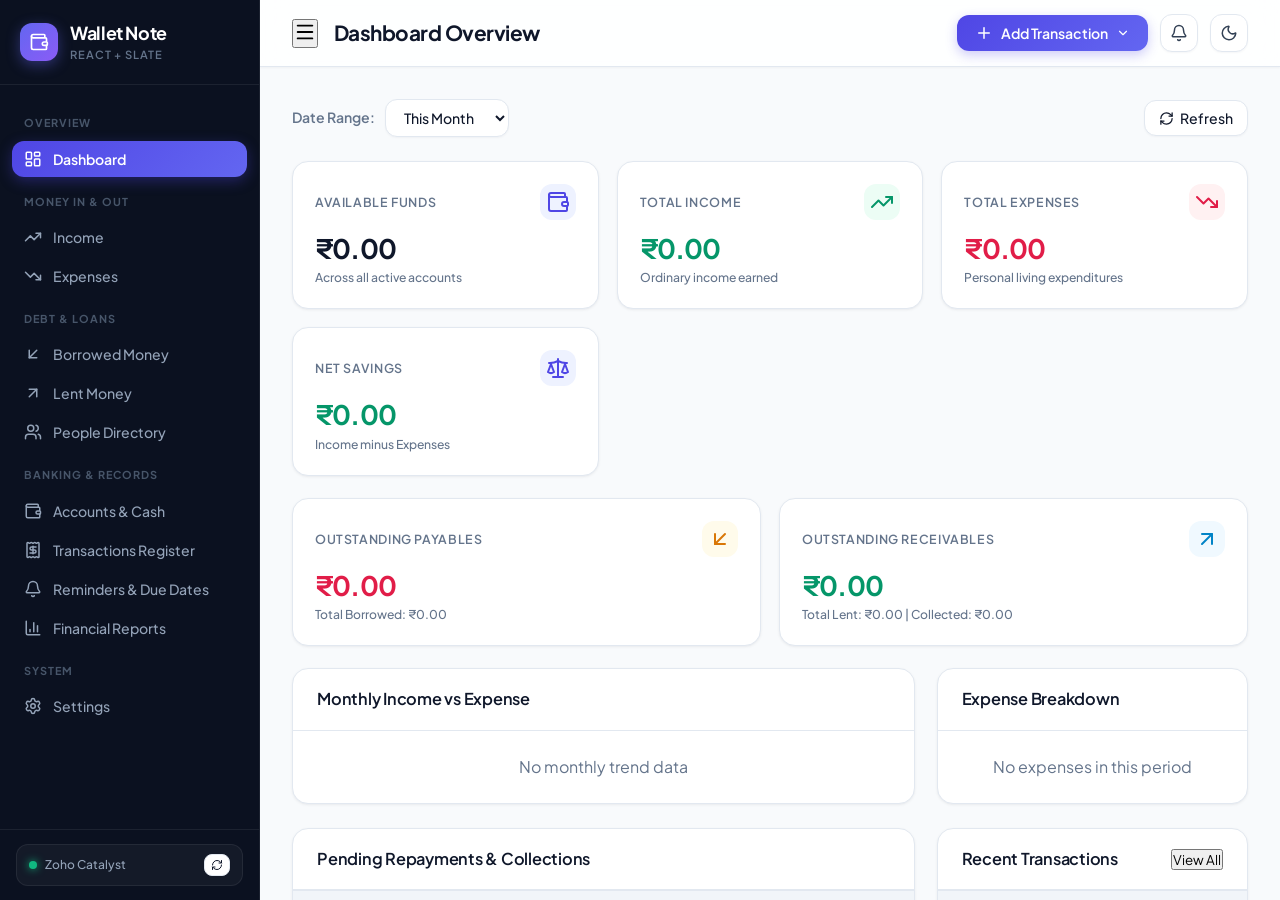
<file: index.html>
<!doctype html>
<html lang="en">
  <head>
    <meta charset="UTF-8" />
    <link rel="icon" type="image/svg+xml" href="/vite.svg" />
    <meta name="viewport" content="width=device-width, initial-scale=1.0" />
    <title>Wallet Note — Personal Finance, Money Tracking & Debt Management System</title>
    <link rel="preconnect" href="https://fonts.googleapis.com">
    <link rel="preconnect" href="https://fonts.gstatic.com" crossorigin>
    <link href="https://fonts.googleapis.com/css2?family=Plus+Jakarta+Sans:wght@400;500;600;700;800&family=Inter:wght@400;500;600;700&display=swap" rel="stylesheet">
    <script type="module" crossorigin src="/assets/index-DaTRVU44.js"></script>
    <link rel="stylesheet" crossorigin href="/assets/index-DWyBswPh.css">
  </head>
  <body>
    <div id="root"></div>
  </body>
</html>
</file>
<file: assets/index-DWyBswPh.css>
:root{color-scheme:light;--primary: #4f46e5;--primary-hover: #4338ca;--primary-light: #eef2ff;--primary-border: #c7d2fe;--success: #059669;--success-light: #ecfdf5;--success-border: #a7f3d0;--danger: #e11d48;--danger-light: #fff1f2;--danger-border: #fecdd3;--warning: #d97706;--warning-light: #fffbeb;--warning-border: #fde68a;--info: #0284c7;--info-light: #f0f9ff;--info-border: #bae6fd;--violet: #7c3aed;--violet-light: #f5f3ff;--bg-main: #f8fafc;--bg-card: #ffffff;--bg-card-hover: #fafafa;--bg-subtle: #f1f5f9;--bg-sidebar: #0b1120;--text-sidebar: #94a3b8;--text-sidebar-hover: #f1f5f9;--text-sidebar-active: #ffffff;--sidebar-active-bg: linear-gradient(135deg, #4f46e5, #6366f1);--border-sidebar: rgba(255, 255, 255, .07);--text-main: #0f172a;--text-secondary: #334155;--text-muted: #64748b;--text-dim: #94a3b8;--border-color: #e2e8f0;--border-subtle: #f1f5f9;--shadow-xs: 0 1px 2px 0 rgba(15, 23, 42, .04);--shadow-sm: 0 1px 3px 0 rgba(15, 23, 42, .06), 0 1px 2px -1px rgba(15, 23, 42, .04);--shadow-md: 0 4px 10px -1px rgba(15, 23, 42, .06), 0 2px 4px -2px rgba(15, 23, 42, .04);--shadow-lg: 0 12px 24px -4px rgba(15, 23, 42, .08), 0 4px 6px -4px rgba(15, 23, 42, .03);--shadow-xl: 0 20px 30px -6px rgba(15, 23, 42, .12), 0 8px 10px -6px rgba(15, 23, 42, .04);--radius-xs: 6px;--radius-sm: 8px;--radius-md: 12px;--radius-lg: 16px;--radius-xl: 22px;--radius-full: 9999px;--topbar-bg: rgba(255, 255, 255, .85)}[data-theme=dark]{color-scheme:dark;--bg-main: #080c16;--bg-card: #0f172a;--bg-card-hover: #131d35;--bg-subtle: #1e293b;--bg-sidebar: #060911;--text-sidebar: #8899a6;--text-sidebar-hover: #e2e8f0;--text-sidebar-active: #ffffff;--sidebar-active-bg: linear-gradient(135deg, #4f46e5, #6366f1);--border-sidebar: rgba(255, 255, 255, .06);--text-main: #f8fafc;--text-secondary: #cbd5e1;--text-muted: #94a3b8;--text-dim: #64748b;--border-color: #1e293b;--border-subtle: #162032;--primary-light: rgba(79, 70, 229, .18);--primary-border: rgba(79, 70, 229, .35);--success-light: rgba(5, 150, 105, .18);--success-border: rgba(5, 150, 105, .35);--danger-light: rgba(225, 29, 72, .18);--danger-border: rgba(225, 29, 72, .35);--warning-light: rgba(217, 119, 6, .18);--warning-border: rgba(217, 119, 6, .35);--info-light: rgba(2, 132, 199, .18);--info-border: rgba(2, 132, 199, .35);--violet-light: rgba(124, 58, 237, .18);--shadow-xs: 0 1px 2px 0 rgba(0, 0, 0, .3);--shadow-sm: 0 1px 3px 0 rgba(0, 0, 0, .4);--shadow-md: 0 4px 10px -1px rgba(0, 0, 0, .5);--shadow-lg: 0 12px 24px -4px rgba(0, 0, 0, .6);--shadow-xl: 0 20px 30px -6px rgba(0, 0, 0, .7);--topbar-bg: rgba(15, 23, 42, .85)}*,*:before,*:after{box-sizing:border-box;margin:0;padding:0}body{font-family:Plus Jakarta Sans,Inter,-apple-system,BlinkMacSystemFont,Segoe UI,Roboto,sans-serif;background-color:var(--bg-main);color:var(--text-main);min-height:100vh;-webkit-font-smoothing:antialiased;-moz-osx-font-smoothing:grayscale;line-height:1.5;transition:background-color .2s ease,color .2s ease}button,input,select,textarea{font-family:inherit}.app-layout{display:flex;min-height:100vh;width:100%}aside.sidebar{width:260px;background-color:var(--bg-sidebar);color:var(--text-sidebar);display:flex;flex-direction:column;flex-shrink:0;z-index:100;border-right:1px solid var(--border-sidebar);transition:transform .25s cubic-bezier(.16,1,.3,1)}.brand-header{padding:22px 20px;display:flex;align-items:center;gap:12px;border-bottom:1px solid var(--border-sidebar)}.brand-icon{width:38px;height:38px;border-radius:var(--radius-md);background:linear-gradient(135deg,#6366f1,#8b5cf6);display:flex;align-items:center;justify-content:center;color:#fff;box-shadow:0 4px 14px #6366f166;flex-shrink:0}.brand-text h2{font-size:1.12rem;font-weight:700;color:#fff;letter-spacing:-.02em;line-height:1.2}.brand-text p{font-size:.7rem;color:#64748b;text-transform:uppercase;letter-spacing:.08em;font-weight:600;margin-top:2px}.nav-links{list-style:none;padding:16px 12px;flex:1;overflow-y:auto;display:flex;flex-direction:column;gap:3px}.nav-group-title{font-size:.68rem;font-weight:700;text-transform:uppercase;color:#475569;letter-spacing:.09em;padding:14px 12px 6px}.nav-item{display:flex;align-items:center;gap:11px;padding:9px 12px;border-radius:var(--radius-md);color:var(--text-sidebar);font-size:.88rem;font-weight:500;cursor:pointer;background:transparent;border:none;width:100%;text-align:left;transition:all .16s ease}.nav-item:hover{background-color:#ffffff0f;color:var(--text-sidebar-hover);transform:translate(2px)}.nav-item.active{background:var(--sidebar-active-bg);color:#fff;font-weight:600;box-shadow:0 4px 14px #4f46e559}.sidebar-footer{padding:14px 16px;border-top:1px solid var(--border-sidebar)}.catalyst-badge{background-color:#ffffff0a;border:1px solid var(--border-sidebar);border-radius:var(--radius-md);padding:9px 12px;font-size:.75rem;font-weight:500;display:flex;align-items:center;justify-content:space-between;color:#94a3b8}.status-dot{width:8px;height:8px;border-radius:50%;background-color:#10b981;display:inline-block;box-shadow:0 0 8px #10b981;animation:pulse 2s infinite}@keyframes pulse{0%,to{opacity:1;transform:scale(1)}50%{opacity:.55;transform:scale(.9)}}main.main-wrapper{flex:1;display:flex;flex-direction:column;min-width:0;height:100vh;overflow-y:auto}header.topbar{background:var(--topbar-bg);backdrop-filter:blur(14px);-webkit-backdrop-filter:blur(14px);border-bottom:1px solid var(--border-color);padding:14px 32px;display:flex;align-items:center;justify-content:space-between;position:sticky;top:0;z-index:90;box-shadow:var(--shadow-xs)}.page-title h1{font-size:1.3rem;font-weight:700;color:var(--text-main);letter-spacing:-.025em}.topbar-right{display:flex;align-items:center;gap:12px}.btn-quick-add{background:linear-gradient(135deg,#4f46e5,#6366f1);color:#fff;border:none;padding:9px 18px;border-radius:var(--radius-md);font-size:.88rem;font-weight:600;cursor:pointer;display:flex;align-items:center;gap:8px;box-shadow:0 4px 12px #4f46e547;transition:all .18s ease}.btn-quick-add:hover{background:linear-gradient(135deg,#4338ca,#4f46e5);transform:translateY(-1px);box-shadow:0 6px 16px #4f46e559}.icon-btn{background:var(--bg-card);border:1px solid var(--border-color);border-radius:var(--radius-md);width:38px;height:38px;display:flex;align-items:center;justify-content:center;color:var(--text-secondary);cursor:pointer;position:relative;transition:all .16s ease;box-shadow:var(--shadow-xs)}.icon-btn:hover{background-color:var(--bg-subtle);color:var(--text-main);border-color:var(--text-dim);transform:translateY(-1px)}.notif-badge{position:absolute;top:-3px;right:-3px;background-color:var(--danger);color:#fff;font-size:.65rem;font-weight:700;padding:2px 6px;border-radius:9999px;border:2px solid var(--bg-card)}.content-container{padding:32px;flex:1;max-width:1440px;margin:0 auto;width:100%}.toolbar{display:flex;align-items:center;justify-content:space-between;gap:14px;margin-bottom:24px;flex-wrap:wrap}.toolbar-group{display:flex;align-items:center;gap:10px;flex-wrap:wrap}.select-input,.date-input,.search-input{background-color:var(--bg-card);border:1px solid var(--border-color);border-radius:var(--radius-md);padding:8px 14px;font-size:.88rem;font-weight:500;color:var(--text-main);outline:none;transition:all .15s ease;box-shadow:var(--shadow-xs)}.select-input:focus,.date-input:focus,.search-input:focus{border-color:var(--primary);box-shadow:0 0 0 3px var(--primary-light)}.kpi-grid{display:grid;grid-template-columns:repeat(auto-fit,minmax(230px,1fr));gap:18px;margin-bottom:22px}.kpi-grid-loans{grid-template-columns:repeat(auto-fit,minmax(320px,1fr))}.kpi-card{background-color:var(--bg-card);border:1px solid var(--border-color);border-radius:var(--radius-lg);padding:22px;box-shadow:var(--shadow-sm);display:flex;flex-direction:column;justify-content:space-between;cursor:pointer;transition:all .2s cubic-bezier(.16,1,.3,1);position:relative;overflow:hidden}.kpi-card:hover{transform:translateY(-2px);box-shadow:var(--shadow-md);border-color:var(--primary)}.kpi-header{display:flex;align-items:center;justify-content:space-between;margin-bottom:12px}.kpi-title{font-size:.78rem;font-weight:600;text-transform:uppercase;color:var(--text-muted);letter-spacing:.05em}.kpi-icon{width:36px;height:36px;border-radius:var(--radius-md);display:flex;align-items:center;justify-content:center;flex-shrink:0}.kpi-icon.income{background-color:var(--success-light);color:var(--success)}.kpi-icon.expense{background-color:var(--danger-light);color:var(--danger)}.kpi-icon.balance{background-color:var(--primary-light);color:var(--primary)}.kpi-icon.payable{background-color:var(--warning-light);color:var(--warning)}.kpi-icon.receivable{background-color:var(--info-light);color:var(--info)}.kpi-value{font-size:1.68rem;font-weight:700;color:var(--text-main);letter-spacing:-.03em;line-height:1.2;margin-bottom:4px}.kpi-subtext{font-size:.76rem;color:var(--text-muted);font-weight:500}.amt-positive{color:var(--success)}.amt-negative{color:var(--danger)}.dashboard-grid{display:grid;grid-template-columns:2fr 1fr;gap:22px;margin-bottom:24px}.card{background-color:var(--bg-card);border:1px solid var(--border-color);border-radius:var(--radius-lg);box-shadow:var(--shadow-sm);overflow:hidden}.card-header{padding:18px 24px;border-bottom:1px solid var(--border-color);display:flex;align-items:center;justify-content:space-between}.card-header h3{font-size:1.02rem;font-weight:600;color:var(--text-main);letter-spacing:-.015em}.card-body{padding:24px}.table-responsive{width:100%;overflow-x:auto}table.data-table{width:100%;border-collapse:separate;border-spacing:0;text-align:left;font-size:.88rem}table.data-table th{background-color:var(--bg-subtle);color:var(--text-muted);font-weight:600;text-transform:uppercase;font-size:.72rem;letter-spacing:.06em;padding:12px 18px;border-bottom:1px solid var(--border-color);border-top:1px solid var(--border-color)}table.data-table td{padding:15px 18px;border-bottom:1px solid var(--border-color);color:var(--text-main);vertical-align:middle}table.data-table tr:hover td{background-color:#4f46e506}.badge{display:inline-flex;align-items:center;gap:5px;padding:4px 10px;border-radius:var(--radius-full);font-size:.74rem;font-weight:600;text-transform:capitalize}.badge-pending{background-color:var(--warning-light);color:var(--warning);border:1px solid var(--warning-border)}.badge-partially{background-color:var(--info-light);color:var(--info);border:1px solid var(--info-border)}.badge-completed{background-color:var(--success-light);color:var(--success);border:1px solid var(--success-border)}.badge-overdue{background-color:var(--danger-light);color:var(--danger);border:1px solid var(--danger-border)}.badge-active{background-color:var(--success-light);color:var(--success)}.btn-primary{background:linear-gradient(135deg,#4f46e5,#6366f1);color:#fff;border:none;padding:9px 16px;border-radius:var(--radius-md);font-size:.88rem;font-weight:600;cursor:pointer;display:inline-flex;align-items:center;gap:7px;box-shadow:0 2px 6px #4f46e540;transition:all .16s ease}.btn-primary:hover{background:linear-gradient(135deg,#4338ca,#4f46e5);transform:translateY(-1px);box-shadow:0 4px 12px #4f46e559}.btn-secondary{background-color:var(--bg-card);border:1px solid var(--border-color);color:var(--text-main);padding:8px 14px;border-radius:var(--radius-md);font-size:.88rem;font-weight:500;cursor:pointer;display:inline-flex;align-items:center;gap:6px;box-shadow:var(--shadow-xs);transition:all .16s ease}.btn-secondary:hover{background-color:var(--bg-subtle);border-color:var(--text-dim)}.btn-danger{background-color:var(--danger);color:#fff;border:none;padding:8px 14px;border-radius:var(--radius-md);font-size:.88rem;font-weight:600;cursor:pointer}.btn-sm{padding:4px 8px;font-size:.76rem;border-radius:var(--radius-sm)}.modal-overlay{position:fixed;top:0;right:0;bottom:0;left:0;background-color:#0f172a8c;backdrop-filter:blur(8px);-webkit-backdrop-filter:blur(8px);display:flex;align-items:center;justify-content:center;z-index:1000;padding:16px}.modal-box{background-color:var(--bg-card);border:1px solid var(--border-color);border-radius:var(--radius-xl);width:100%;max-width:560px;max-height:90vh;overflow-y:auto;box-shadow:var(--shadow-xl);animation:zoomIn .2s cubic-bezier(.16,1,.3,1)}@keyframes zoomIn{0%{opacity:0;transform:scale(.95)}to{opacity:1;transform:scale(1)}}.modal-header{padding:20px 26px;border-bottom:1px solid var(--border-color);display:flex;align-items:center;justify-content:space-between}.modal-header h3{font-size:1.15rem;font-weight:700;color:var(--text-main);letter-spacing:-.02em}.btn-close{background:var(--bg-subtle);border:1px solid var(--border-color);border-radius:var(--radius-md);width:32px;height:32px;display:flex;align-items:center;justify-content:center;color:var(--text-muted);cursor:pointer}.modal-body{padding:24px 26px}.form-group{margin-bottom:18px}.form-group label{display:block;font-size:.82rem;font-weight:600;color:var(--text-secondary);margin-bottom:7px}.form-control{width:100%;background-color:var(--bg-main);border:1px solid var(--border-color);border-radius:var(--radius-md);padding:10px 14px;font-size:.88rem;color:var(--text-main);outline:none;transition:all .15s ease}.form-control:focus{border-color:var(--primary);background-color:var(--bg-card);box-shadow:0 0 0 3px var(--primary-light)}.form-row{display:grid;grid-template-columns:1fr 1fr;gap:16px}.modal-footer{padding:18px 26px;border-top:1px solid var(--border-color);display:flex;align-items:center;justify-content:flex-end;gap:10px;background-color:var(--bg-subtle);border-bottom-left-radius:var(--radius-xl);border-bottom-right-radius:var(--radius-xl)}#toast-container{position:fixed;bottom:24px;right:24px;z-index:2000;display:flex;flex-direction:column;gap:10px}.toast{background-color:var(--bg-card);color:var(--text-main);border:1px solid var(--border-color);border-left:4px solid var(--primary);border-radius:var(--radius-md);padding:14px 20px;font-size:.88rem;font-weight:500;box-shadow:var(--shadow-xl);display:flex;align-items:center;gap:12px;min-width:280px}.toast.success{border-left-color:var(--success)}.toast.error{border-left-color:var(--danger)}.ledger-hero{background:linear-gradient(135deg,#1e1b4b,#312e81);color:#fff;border-radius:var(--radius-xl);padding:26px 28px;margin-bottom:24px;box-shadow:var(--shadow-lg)}.ledger-hero-header{display:flex;align-items:center;justify-content:space-between;margin-bottom:22px}.ledger-person-info h2{font-size:1.55rem;font-weight:700}.ledger-cards-row{display:grid;grid-template-columns:1fr 1fr 1fr;gap:16px}.ledger-stat-box{background-color:#ffffff14;-webkit-backdrop-filter:blur(8px);backdrop-filter:blur(8px);border:1px solid rgba(255,255,255,.14);border-radius:var(--radius-lg);padding:18px}.ledger-stat-box.receivable{border-left:4px solid var(--info)}.ledger-stat-box.payable{border-left:4px solid var(--warning)}.ledger-stat-box.net{border-left:4px solid var(--success)}@media (max-width: 960px){aside.sidebar{position:fixed;top:0;bottom:0;left:0;transform:translate(-100%)}aside.sidebar.mobile-open{transform:translate(0)}.content-container{padding:20px 16px}header.topbar{padding:12px 18px}.dashboard-grid,.ledger-cards-row,.form-row{grid-template-columns:1fr}}
</file>
